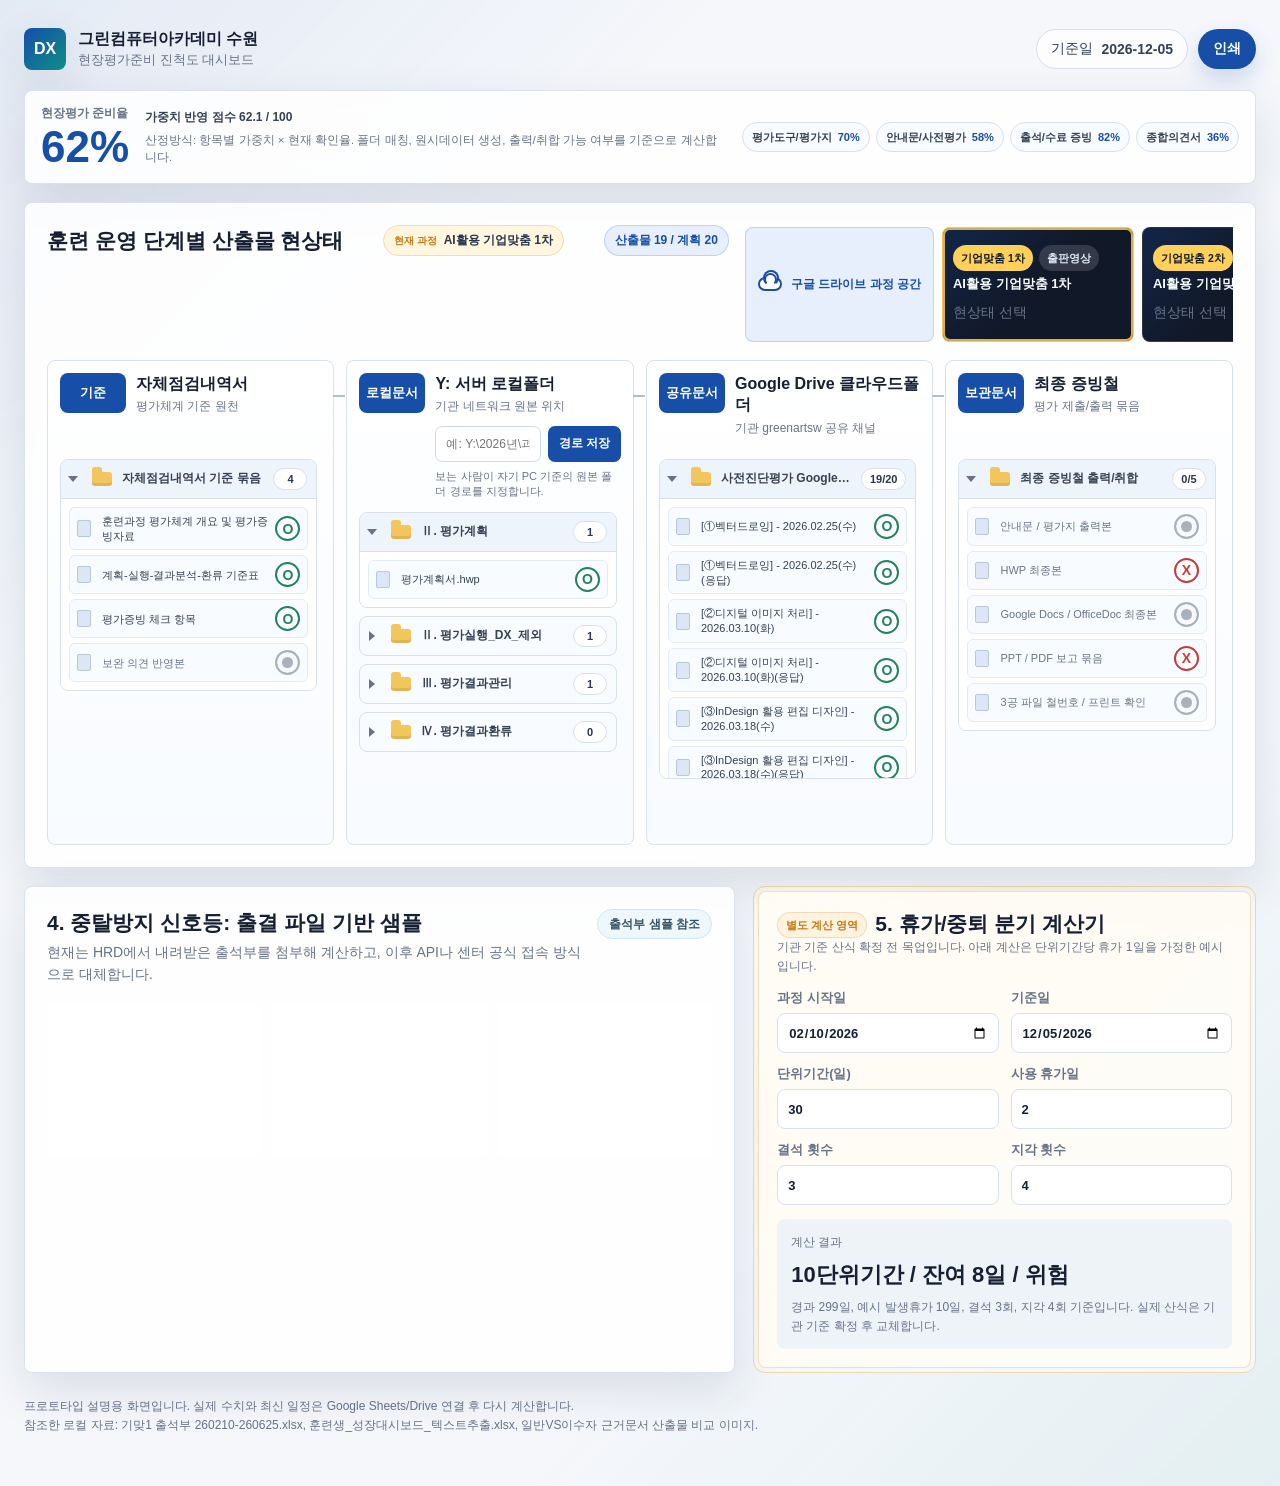
<file: channel_Dashboard.html>
<!doctype html>
<html lang="ko">
<head>
  <meta charset="utf-8">
  <meta name="viewport" content="width=device-width, initial-scale=1">
  <title>현장평가준비 진척도 대시보드</title>
  <style>
    :root {
      --bg: #f5f7fb;
      --panel: #ffffff;
      --panel-soft: #eef3f8;
      --ink: #172033;
      --muted: #687386;
      --line: #d8e0ea;
      --blue: #164ea8;
      --blue-soft: #e7effd;
      --teal: #0f8f88;
      --green: #23835c;
      --amber: #c17a10;
      --red: #c73b3b;
      --slate: #364153;
      --violet: #6956b5;
      --shadow: 0 18px 48px rgba(24, 38, 71, 0.12);
    }

    * {
      box-sizing: border-box;
    }

    html {
      min-height: 100%;
      background: var(--bg);
      color: var(--ink);
      font-family: "Pretendard", "Segoe UI", "Noto Sans KR", Arial, sans-serif;
      letter-spacing: 0;
    }

    body {
      min-height: 100vh;
      margin: 0;
      background:
        linear-gradient(135deg, rgba(22, 78, 168, 0.08), transparent 32rem),
        linear-gradient(315deg, rgba(15, 143, 136, 0.08), transparent 34rem),
        var(--bg);
    }

    a {
      color: inherit;
    }

    .shell {
      width: min(1440px, calc(100% - 48px));
      margin: 0 auto;
      padding: 28px 0 52px;
    }

    .topbar {
      display: flex;
      align-items: center;
      justify-content: space-between;
      gap: 20px;
      margin-bottom: 20px;
    }

    .brand {
      display: flex;
      align-items: center;
      gap: 12px;
      min-width: 0;
    }

    .mark {
      width: 42px;
      height: 42px;
      display: grid;
      place-items: center;
      color: #fff;
      background: linear-gradient(135deg, var(--blue), var(--teal));
      border-radius: 8px;
      font-weight: 800;
      box-shadow: var(--shadow);
    }

    .brand small,
    .section-kicker,
    .tagline {
      color: var(--muted);
    }

    h1,
    h2,
    h3,
    p {
      margin: 0;
    }

    h1 {
      font-size: clamp(26px, 3vw, 44px);
      line-height: 1.16;
      letter-spacing: 0;
    }

    h2 {
      font-size: 21px;
      line-height: 1.3;
    }

    h3 {
      font-size: 16px;
      line-height: 1.35;
    }

    .date-pill {
      display: inline-flex;
      align-items: center;
      gap: 8px;
      padding: 10px 14px;
      border: 1px solid var(--line);
      border-radius: 999px;
      background: rgba(255, 255, 255, 0.82);
      color: var(--slate);
      font-size: 14px;
      white-space: nowrap;
    }

    .top-actions {
      display: flex;
      align-items: center;
      gap: 10px;
      flex-wrap: wrap;
      justify-content: flex-end;
    }

    .print-button {
      min-height: 40px;
      padding: 9px 14px;
      border: 1px solid rgba(22, 78, 168, 0.22);
      border-radius: 999px;
      background: var(--blue);
      color: #fff;
      font: inherit;
      font-size: 14px;
      font-weight: 800;
      cursor: pointer;
      box-shadow: 0 10px 22px rgba(22, 78, 168, 0.18);
    }

    .print-button:hover {
      background: #0f3f89;
    }

    .hero {
      margin-bottom: 12px;
    }

    .hero-copy,
    .panel,
    .metric,
    .source-card,
    .risk-card,
    .calculator,
    .note-box {
      border: 1px solid rgba(216, 224, 234, 0.92);
      background: rgba(255, 255, 255, 0.86);
      backdrop-filter: blur(12px);
      border-radius: 8px;
      box-shadow: var(--shadow);
    }

    .hero-copy {
      padding: 34px;
      min-height: 280px;
      display: flex;
      flex-direction: column;
      justify-content: space-between;
      gap: 28px;
    }

    .hero-copy p {
      max-width: 760px;
      color: var(--muted);
      font-size: 17px;
      line-height: 1.65;
      margin-top: 16px;
    }

    .hero-actions {
      display: flex;
      flex-wrap: wrap;
      gap: 10px;
    }

    .hero-visual-flow {
      display: grid;
      grid-template-columns: minmax(0, 1fr) 64px minmax(0, 1fr) 64px minmax(0, 1fr);
      gap: 12px;
      align-items: center;
      margin-top: 4px;
    }

    .visual-node {
      min-height: 160px;
      padding: 16px;
      display: grid;
      place-items: center;
      gap: 12px;
      text-align: center;
      border: 1px solid #d8e0ea;
      border-radius: 8px;
      background: linear-gradient(180deg, #fff, #f8fbff);
    }

    .visual-node b {
      font-size: 15px;
    }

    .visual-node span {
      color: var(--muted);
      font-size: 12px;
      line-height: 1.45;
    }

    .flow-arrow {
      position: relative;
      height: 2px;
      background: #9db5d8;
    }

    .flow-arrow::after {
      content: "";
      position: absolute;
      right: -1px;
      top: -5px;
      width: 12px;
      height: 12px;
      border-top: 2px solid #9db5d8;
      border-right: 2px solid #9db5d8;
      transform: rotate(45deg);
      background: transparent;
    }

    .icon-combo,
    .icon-traffic,
    .icon-binder {
      position: relative;
      width: 86px;
      height: 72px;
    }

    .folder-shape {
      position: absolute;
      left: 2px;
      bottom: 6px;
      width: 62px;
      height: 44px;
      border-radius: 7px;
      background: #f2c65c;
      box-shadow: inset 0 -7px 0 rgba(120, 81, 20, 0.12);
    }

    .folder-shape::before {
      content: "";
      position: absolute;
      left: 0;
      top: -11px;
      width: 30px;
      height: 16px;
      border-radius: 7px 7px 0 0;
      background: #f2c65c;
    }

    .cloud-shape {
      position: absolute;
      right: 0;
      top: 8px;
      width: 48px;
      height: 30px;
      border-radius: 999px;
      background: #dcecff;
      border: 2px solid #a9c5ee;
    }

    .cloud-shape::before,
    .cloud-shape::after {
      content: "";
      position: absolute;
      border-radius: 50%;
      background: #dcecff;
      border: 2px solid #a9c5ee;
      border-bottom-color: transparent;
    }

    .cloud-shape::before {
      width: 22px;
      height: 22px;
      left: 7px;
      top: -14px;
    }

    .cloud-shape::after {
      width: 18px;
      height: 18px;
      right: 7px;
      top: -10px;
    }

    .sync-line {
      position: absolute;
      left: 35px;
      top: 39px;
      width: 36px;
      height: 2px;
      background: var(--blue);
    }

    .sync-line::after {
      content: "";
      position: absolute;
      right: -1px;
      top: -5px;
      width: 11px;
      height: 11px;
      border-top: 2px solid var(--blue);
      border-right: 2px solid var(--blue);
      transform: rotate(45deg);
    }

    .icon-traffic {
      width: 56px;
      height: 76px;
      border-radius: 18px;
      background: #202a36;
      box-shadow: inset 0 0 0 4px #304052;
    }

    .icon-traffic i {
      display: block;
      width: 15px;
      height: 15px;
      margin: 8px auto;
      border-radius: 50%;
      opacity: 0.95;
    }

    .icon-traffic i:nth-child(1) {
      background: #e34a4a;
    }

    .icon-traffic i:nth-child(2) {
      background: #f0b84a;
    }

    .icon-traffic i:nth-child(3) {
      background: #38a96f;
    }

    .icon-binder {
      width: 66px;
      height: 78px;
      border-radius: 6px;
      background: #f7f8fb;
      border: 3px solid #243349;
      box-shadow: 10px 8px 0 #d7deea;
    }

    .icon-binder::before {
      content: "";
      position: absolute;
      left: 12px;
      top: 0;
      width: 10px;
      height: 100%;
      background: #243349;
    }

    .icon-binder::after {
      content: "";
      position: absolute;
      left: 30px;
      top: 18px;
      width: 22px;
      height: 4px;
      background: #9eb0c9;
      box-shadow: 0 12px 0 #9eb0c9, 0 24px 0 #9eb0c9;
    }

    .overview-line {
      max-width: 820px;
      margin-top: 18px;
      color: var(--text);
      font-size: 18px;
      font-weight: 800;
      line-height: 1.5;
    }

    .pill {
      display: inline-flex;
      align-items: center;
      justify-content: center;
      min-height: 34px;
      padding: 7px 12px;
      border-radius: 999px;
      font-size: 13px;
      font-weight: 700;
      border: 1px solid transparent;
      white-space: nowrap;
    }

    .pill.blue {
      color: var(--blue);
      background: var(--blue-soft);
      border-color: rgba(22, 78, 168, 0.18);
    }

    .pill.green {
      color: var(--green);
      background: #e8f6ef;
      border-color: rgba(35, 131, 92, 0.18);
    }

    .pill.amber {
      color: var(--amber);
      background: #fff2df;
      border-color: rgba(193, 122, 16, 0.2);
    }

    .pill.red {
      color: var(--red);
      background: #ffebeb;
      border-color: rgba(199, 59, 59, 0.18);
    }

    .topic-badge,
    .state-badge,
    .check-chip {
      display: inline-flex;
      align-items: center;
      justify-content: center;
      min-height: 30px;
      padding: 6px 11px;
      border-radius: 999px;
      font-size: 12px;
      font-weight: 800;
      line-height: 1;
      white-space: nowrap;
      border: 1px solid transparent;
    }

    .topic-badge {
      color: #3c4a5e;
      background: #f5f7fb;
      border-color: #d8e0ea;
    }

    .topic-badge.server {
      color: #365366;
      background: #eef7fb;
      border-color: #cfe7f1;
    }

    .topic-badge.drive {
      color: #27614a;
      background: #edf8f1;
      border-color: #ccebd7;
    }

    .topic-badge.output {
      color: #7b4f0f;
      background: #fff6df;
      border-color: #f3dda8;
    }

    .topic-badge.alert {
      color: #7f2e2e;
      background: #fff0ef;
      border-color: #f1c5c5;
    }

    .state-badge {
      gap: 7px;
      color: #3c4a5e;
      background: #f7f8fb;
      border-color: #d9e0ea;
    }

    .state-badge::before {
      content: "";
      width: 7px;
      height: 7px;
      border-radius: 999px;
      background: currentColor;
    }

    .state-running {
      color: var(--blue);
      background: var(--blue-soft);
      border-color: rgba(22, 78, 168, 0.18);
    }

    .state-ready {
      color: var(--green);
      background: #e8f6ef;
      border-color: rgba(35, 131, 92, 0.18);
    }

    .state-planned {
      color: var(--amber);
      background: #fff2df;
      border-color: rgba(193, 122, 16, 0.2);
    }

    .state-exception,
    .state-caution {
      color: var(--red);
      background: #ffebeb;
      border-color: rgba(199, 59, 59, 0.18);
    }

    .check-group {
      display: flex;
      flex-wrap: wrap;
      gap: 6px;
    }

    .check-chip {
      min-height: 26px;
      padding: 5px 9px;
      font-size: 11px;
      cursor: default;
    }

    .check-chip[aria-disabled="true"] {
      opacity: 0.56;
      filter: saturate(0.72);
    }

    .check-chip.local {
      color: #365366;
      background: #eef7fb;
      border-color: #cfe7f1;
    }

    .check-chip.drive {
      color: #27614a;
      background: #edf8f1;
      border-color: #ccebd7;
    }

    .check-chip.raw {
      color: #5e4a9a;
      background: #f1edff;
      border-color: #d9cffb;
    }

    .check-chip.site {
      color: #7b4f0f;
      background: #fff6df;
      border-color: #f3dda8;
    }

    .check-chip.live {
      color: var(--blue);
      background: var(--blue-soft);
      border-color: rgba(22, 78, 168, 0.18);
    }

    .check-chip.optional {
      color: #687385;
      background: #f4f5f7;
      border-color: #dfe4eb;
    }

    .check-chip.missing {
      color: var(--red);
      background: #ffebeb;
      border-color: rgba(199, 59, 59, 0.18);
    }

    .metrics {
      display: grid;
      grid-template-columns: repeat(4, minmax(0, 1fr));
      gap: 10px;
    }

    .metric {
      min-height: 78px;
      padding: 12px 14px;
      display: grid;
      align-content: space-between;
      gap: 6px;
    }

    .metric strong {
      font-size: 24px;
      line-height: 1;
    }

    .metric span {
      color: var(--muted);
      font-size: 11px;
      line-height: 1.45;
    }

    .panel.course-panel {
      margin-top: 10px;
      padding: 10px;
      display: flex;
      align-items: stretch;
      gap: 8px;
      overflow-x: auto;
    }

    .evidence-head {
      display: grid;
      gap: 10px;
    }

    .evidence-course-selector {
      display: flex;
      align-items: stretch;
      gap: 8px;
      overflow-x: auto;
      padding-top: 2px;
    }

    .course-toolbar {
      display: flex;
      justify-content: flex-start;
      flex: 0 0 auto;
      margin-bottom: 0;
    }

    .cloud-drive-button {
      min-height: 58px;
      display: inline-flex;
      align-items: center;
      gap: 9px;
      padding: 8px 12px;
      border-radius: 8px;
      color: #164ea8;
      background: #e7effd;
      border: 1px solid rgba(22, 78, 168, 0.18);
      text-decoration: none;
      font-size: 12px;
      font-weight: 900;
      white-space: nowrap;
      cursor: default;
      user-select: none;
    }

    .cloud-mini {
      position: relative;
      flex-shrink: 0;
      width: 24px;
      height: 14px;
      border-radius: 999px;
      background: #fff;
      border: 2px solid currentColor;
    }

    .cloud-mini::before,
    .cloud-mini::after {
      content: "";
      position: absolute;
      border-radius: 50%;
      background: #fff;
      border: 2px solid currentColor;
      border-bottom-color: transparent;
    }

    .cloud-mini::before {
      width: 12px;
      height: 12px;
      left: 3px;
      top: -9px;
    }

    .cloud-mini::after {
      width: 9px;
      height: 9px;
      right: 3px;
      top: -6px;
    }

    .course-grid {
      display: flex;
      align-items: stretch;
      gap: 8px;
      min-width: 0;
    }

    .course-card {
      width: auto;
      min-width: 192px;
      min-height: 58px;
      padding: 8px 10px;
      display: grid;
      align-content: center;
      gap: 4px;
      border-radius: 8px;
      color: #f8fbff;
      background:
        linear-gradient(135deg, rgba(22, 78, 168, 0.26), transparent 52%),
        #111827;
      border: 1px solid rgba(255, 255, 255, 0.12);
      box-shadow: none;
      cursor: pointer;
    }

    .course-card[aria-pressed="true"] {
      border-color: rgba(255, 208, 90, 0.96);
      box-shadow: inset 0 0 0 2px rgba(255, 208, 90, 0.82);
    }

    .course-card h3 {
      margin-top: 0;
      font-size: 13px;
      line-height: 1.35;
    }

    .course-card p {
      margin-top: 0;
      color: #b8c3d4;
      font-size: 10.5px;
      line-height: 1.35;
      overflow: hidden;
      text-overflow: ellipsis;
      white-space: nowrap;
    }

    .course-badges,
    .course-status,
    .course-links {
      display: flex;
      flex-wrap: wrap;
      gap: 6px;
    }

    .course-badge,
    .course-status span,
    .course-links a {
      display: inline-flex;
      align-items: center;
      justify-content: center;
      min-height: 26px;
      padding: 4px 8px;
      border-radius: 999px;
      font-size: 10.5px;
      font-weight: 800;
      line-height: 1;
      white-space: nowrap;
    }

    .course-badge {
      color: #101928;
      background: #ffd05a;
    }

    .course-badge.secondary {
      color: #dde7f6;
      background: rgba(255, 255, 255, 0.14);
    }

    .course-status {
      margin-top: 12px;
    }

    .course-status span {
      border: 1px solid transparent;
    }

    .course-status .ok {
      color: #b7f7d3;
      background: rgba(35, 131, 92, 0.22);
      border-color: rgba(183, 247, 211, 0.24);
    }

    .course-status .warn {
      color: #ffe0a3;
      background: rgba(193, 122, 16, 0.24);
      border-color: rgba(255, 224, 163, 0.24);
    }

    .course-status .missing {
      color: #ffc9c9;
      background: rgba(199, 59, 59, 0.22);
      border-color: rgba(255, 201, 201, 0.24);
    }

    .raw-folder-list {
      margin-top: 12px;
      display: grid;
      grid-template-columns: repeat(2, minmax(0, 1fr));
      gap: 5px;
      color: #dbe6f5;
      font-size: 11px;
      line-height: 1.35;
    }

    .raw-folder-list span {
      min-width: 0;
      padding: 5px 7px;
      overflow: hidden;
      text-overflow: ellipsis;
      white-space: nowrap;
      border-radius: 6px;
      background: rgba(255, 255, 255, 0.08);
      border: 1px solid rgba(255, 255, 255, 0.1);
    }

    .course-links {
      margin-top: 14px;
    }

    .course-links a {
      color: #f8fbff;
      text-decoration: none;
      border: 1px solid rgba(255, 255, 255, 0.22);
      background: rgba(255, 255, 255, 0.1);
    }

    .course-links a:hover {
      background: rgba(255, 255, 255, 0.18);
    }

    .official-link-row {
      margin-top: 14px;
      display: flex;
      align-items: center;
      justify-content: space-between;
      gap: 12px;
      flex-wrap: wrap;
      padding: 12px 14px;
      border-radius: 8px;
      background: #f8fbff;
      border: 1px solid var(--line);
      color: var(--slate);
      font-size: 13px;
      line-height: 1.45;
    }

    .official-link-row a {
      color: var(--blue);
      font-weight: 800;
      text-decoration: none;
    }

    .grid {
      display: grid;
      grid-template-columns: repeat(12, minmax(0, 1fr));
      gap: 18px;
      margin-top: 18px;
    }

    .span-12 {
      grid-column: span 12;
    }

    .span-8 {
      grid-column: span 8;
    }

    .span-7 {
      grid-column: span 7;
    }

    .span-6 {
      grid-column: span 6;
    }

    .span-5 {
      grid-column: span 5;
    }

    .span-4 {
      grid-column: span 4;
    }

    .panel {
      padding: 22px;
      min-width: 0;
    }

    .panel-head {
      display: flex;
      align-items: start;
      justify-content: space-between;
      gap: 16px;
      margin-bottom: 18px;
    }

    .panel-title-row {
      display: flex;
      align-items: center;
      justify-content: space-between;
      gap: 12px;
      width: 100%;
    }

    .panel-count {
      display: inline-flex;
      align-items: center;
      justify-content: center;
      min-height: 30px;
      padding: 6px 10px;
      border-radius: 999px;
      color: var(--blue);
      background: var(--blue-soft);
      border: 1px solid rgba(22, 78, 168, 0.18);
      font-size: 12px;
      font-weight: 900;
      white-space: nowrap;
    }

    .selected-course-pill {
      min-width: 0;
      display: inline-flex;
      align-items: center;
      gap: 7px;
      padding: 6px 10px;
      border-radius: 999px;
      color: #29384d;
      background: #fff6df;
      border: 1px solid #f3dda8;
      font-size: 12px;
      font-weight: 900;
      white-space: nowrap;
    }

    .selected-course-pill::before {
      content: "현재 과정";
      color: var(--amber);
      font-size: 10px;
      font-weight: 900;
    }

    .panel-head p {
      color: var(--muted);
      line-height: 1.55;
      margin-top: 6px;
      font-size: 14px;
    }

    .status-key {
      display: flex;
      flex-wrap: wrap;
      gap: 8px;
      justify-content: flex-end;
    }

    .flow {
      display: grid;
      grid-template-columns: repeat(5, minmax(0, 1fr));
      gap: 10px;
      align-items: stretch;
    }

    .flow-step {
      position: relative;
      min-height: 132px;
      padding: 16px;
      border-radius: 8px;
      border: 1px solid var(--line);
      background: linear-gradient(180deg, #fff, #f8fbff);
    }

    .flow-step:not(:last-child)::after {
      content: "";
      position: absolute;
      right: -7px;
      top: calc(50% - 6px);
      width: 12px;
      height: 12px;
      border-top: 2px solid var(--blue);
      border-right: 2px solid var(--blue);
      transform: rotate(45deg);
      background: var(--bg);
      z-index: 1;
    }

    .flow-step b {
      display: block;
      margin-bottom: 8px;
      font-size: 15px;
    }

    .flow-step p {
      color: var(--muted);
      font-size: 13px;
      line-height: 1.5;
    }

    .two-col {
      display: grid;
      grid-template-columns: repeat(2, minmax(0, 1fr));
      gap: 14px;
    }

    .source-card {
      padding: 17px;
      box-shadow: none;
      min-height: 150px;
    }

    .source-card .label {
      color: var(--muted);
      font-size: 12px;
      font-weight: 700;
      text-transform: uppercase;
    }

    .source-card h3 {
      margin: 8px 0 10px;
    }

    .source-card ul,
    .risk-card ul,
    .note-box ul {
      margin: 0;
      padding-left: 18px;
      color: var(--muted);
      line-height: 1.55;
      font-size: 13px;
    }

    table {
      width: 100%;
      border-collapse: collapse;
      font-size: 14px;
    }

    th,
    td {
      padding: 12px 10px;
      border-bottom: 1px solid var(--line);
      text-align: left;
      vertical-align: top;
    }

    th {
      color: var(--muted);
      font-size: 12px;
      text-transform: uppercase;
      background: #f3f6fb;
    }

    td strong {
      display: block;
      margin-bottom: 4px;
    }

    .timeline {
      display: grid;
      gap: 10px;
    }

    .event {
      display: grid;
      grid-template-columns: 92px minmax(0, 1fr) 92px;
      gap: 12px;
      align-items: center;
      padding: 12px;
      border: 1px solid var(--line);
      border-radius: 8px;
      background: #fff;
    }

    .event time {
      color: var(--blue);
      font-weight: 800;
      font-variant-numeric: tabular-nums;
    }

    .event p {
      color: var(--muted);
      font-size: 13px;
      line-height: 1.4;
      margin-top: 3px;
    }

    .track {
      height: 10px;
      border-radius: 999px;
      background: #e6ecf5;
      overflow: hidden;
      margin-top: 8px;
    }

    .bar {
      height: 100%;
      border-radius: inherit;
      background: linear-gradient(90deg, var(--teal), var(--blue));
    }

    .readiness-summary {
      display: grid;
      grid-template-columns: minmax(180px, 0.28fr) minmax(0, 0.72fr);
      gap: 14px;
      margin-bottom: 16px;
      align-items: stretch;
    }

    .readiness-score {
      display: grid;
      align-content: center;
      gap: 8px;
      min-height: 132px;
      padding: 18px;
      border: 1px solid rgba(22, 78, 168, 0.14);
      border-radius: 8px;
      background: linear-gradient(180deg, #f7fbff, #fff);
    }

    .readiness-score span {
      color: var(--muted);
      font-size: 12px;
      font-weight: 800;
    }

    .readiness-score strong {
      color: var(--blue);
      font-size: 48px;
      line-height: 1;
    }

    .readiness-basis {
      padding: 18px;
      border: 1px solid #d8e0ea;
      border-radius: 8px;
      background: #f8fbff;
    }

    .readiness-basis b {
      display: block;
      margin-bottom: 8px;
    }

    .readiness-basis p {
      color: var(--muted);
      font-size: 13px;
      line-height: 1.55;
      margin: 0;
    }

    .readiness-compact-panel {
      padding: 14px 16px;
    }

    .readiness-compact {
      display: grid;
      grid-template-columns: auto minmax(220px, 1fr) auto;
      align-items: center;
      gap: 16px;
    }

    .readiness-compact-main {
      display: grid;
      gap: 3px;
    }

    .readiness-compact-main span {
      color: var(--muted);
      font-size: 12px;
      font-weight: 900;
    }

    .readiness-compact-main strong {
      color: var(--blue);
      font-size: 44px;
      line-height: 1;
    }

    .readiness-compact-detail {
      display: grid;
      gap: 6px;
      color: var(--muted);
      font-size: 11.5px;
      line-height: 1.45;
    }

    .readiness-compact-detail b {
      color: var(--slate);
      font-size: 12px;
    }

    .readiness-items {
      display: flex;
      flex-wrap: wrap;
      justify-content: flex-end;
      gap: 6px;
    }

    .readiness-item {
      display: inline-flex;
      align-items: center;
      gap: 6px;
      min-height: 30px;
      padding: 6px 9px;
      border-radius: 999px;
      color: var(--slate);
      background: #f8fbff;
      border: 1px solid #d8e0ea;
      font-size: 11px;
      font-weight: 900;
      white-space: nowrap;
    }

    .readiness-item b {
      color: var(--blue);
    }

    .weight-cell {
      color: var(--blue);
      font-weight: 900;
      white-space: nowrap;
    }

    .score-cell {
      color: var(--green);
      font-weight: 900;
      white-space: nowrap;
    }

    .hitl {
      display: grid;
      grid-template-columns: repeat(4, minmax(0, 1fr));
      gap: 12px;
    }

    .level {
      padding: 16px;
      min-height: 160px;
      border-radius: 8px;
      border: 1px solid var(--line);
      background: #fff;
    }

    .level b {
      display: flex;
      justify-content: space-between;
      gap: 8px;
      margin-bottom: 10px;
    }

    .level p {
      color: var(--muted);
      font-size: 13px;
      line-height: 1.5;
    }

    .risk-grid {
      display: grid;
      grid-template-columns: repeat(3, minmax(0, 1fr));
      gap: 12px;
    }

    .risk-card {
      padding: 18px;
      box-shadow: none;
      border-left: 7px solid var(--green);
    }

    .risk-card.warning {
      border-left-color: var(--amber);
    }

    .risk-card.danger {
      border-left-color: var(--red);
    }

    .risk-card h3 {
      display: flex;
      justify-content: space-between;
      gap: 10px;
      margin-bottom: 12px;
    }

    .signal {
      width: 14px;
      height: 14px;
      border-radius: 50%;
      margin-top: 3px;
      flex: 0 0 auto;
      background: var(--green);
      box-shadow: 0 0 0 5px rgba(35, 131, 92, 0.14);
    }

    .warning .signal {
      background: var(--amber);
      box-shadow: 0 0 0 5px rgba(193, 122, 16, 0.14);
    }

    .danger .signal {
      background: var(--red);
      box-shadow: 0 0 0 5px rgba(199, 59, 59, 0.14);
    }

    .calculator {
      padding: 18px;
      box-shadow: none;
    }

    .calc-grid {
      display: grid;
      grid-template-columns: repeat(2, minmax(0, 1fr));
      gap: 12px;
      margin-top: 14px;
    }

    label {
      display: grid;
      gap: 6px;
      color: var(--muted);
      font-size: 13px;
      font-weight: 700;
    }

    input,
    select {
      width: 100%;
      min-height: 40px;
      padding: 9px 10px;
      border-radius: 8px;
      border: 1px solid var(--line);
      background: #fff;
      color: var(--ink);
      font: inherit;
    }

    .result {
      margin-top: 14px;
      padding: 14px;
      border-radius: 8px;
      background: var(--panel-soft);
      display: grid;
      gap: 8px;
    }

    .result strong {
      font-size: 22px;
    }

    .calc-zone {
      padding: 4px;
      border-radius: 12px;
      background:
        radial-gradient(circle at 12% 12%, rgba(255, 255, 255, 0.9), transparent 32%),
        linear-gradient(135deg, #fff6df, #f3f8ff 72%);
      border: 1px solid #f1d8a8;
    }

    .calc-zone .calculator {
      background: rgba(255, 252, 245, 0.9);
      border-color: rgba(193, 122, 16, 0.22);
    }

    .calc-zone h2::before {
      content: "별도 계산 영역";
      display: inline-flex;
      margin-right: 8px;
      padding: 5px 8px;
      border-radius: 999px;
      color: var(--amber);
      background: #fff2df;
      border: 1px solid rgba(193, 122, 16, 0.2);
      font-size: 11px;
      vertical-align: middle;
    }

    .folder-compare {
      margin-top: 18px;
      overflow-x: auto;
    }

    .folder-compare table {
      min-width: 860px;
    }

    .folder-name {
      display: block;
      margin-top: 4px;
      color: var(--text);
      font-weight: 800;
      line-height: 1.45;
    }

    .folder-label {
      display: inline-block;
      color: var(--muted);
      font-size: 11px;
      font-weight: 800;
      text-transform: uppercase;
    }

    .type-matrix td {
      vertical-align: top;
    }

    .type-matrix th.check-head,
    .type-matrix td.auto-check-cell {
      width: 74px;
      min-width: 74px;
      text-align: center;
      vertical-align: middle;
    }

    .auto-check-cell {
      padding: 8px 6px;
      border-left: 1px solid #edf1f5;
    }

    .auto-state {
      display: grid;
      place-items: center;
      gap: 5px;
      min-height: 42px;
      font-size: 10px;
      font-weight: 900;
      color: #4b5563;
    }

    .status-mark {
      display: inline-grid;
      place-items: center;
      width: 25px;
      height: 25px;
      border-radius: 999px;
      font-size: 14px;
      font-weight: 900;
      line-height: 1;
    }

    .auto-check-cell.checked {
      background: #edf8f1;
    }

    .auto-check-cell.unknown {
      background: #f7f8fb;
    }

    .auto-check-cell.missing {
      background: #fff0ef;
    }

    .auto-check-cell.checked .auto-state {
      color: var(--green);
    }

    .auto-check-cell.unknown .auto-state {
      color: #7a8494;
    }

    .auto-check-cell.missing .auto-state {
      color: var(--red);
    }

    .mark-o {
      color: var(--green);
      background: #fff;
      border: 2px solid var(--green);
    }

    .mark-dot {
      background: #a9b1bd;
      border: 2px solid #a9b1bd;
      box-shadow: inset 0 0 0 5px #f7f8fb;
    }

    .mark-x {
      color: var(--red);
      background: #fff;
      border: 2px solid var(--red);
    }

    .evidence-flow {
      display: grid;
      gap: 14px;
    }

    .evidence-stage-grid {
      display: grid;
      grid-template-columns: repeat(4, minmax(0, 1fr));
      gap: 12px;
    }

    .evidence-stage {
      min-height: 420px;
      display: grid;
      align-content: start;
      gap: 12px;
      padding: 12px;
      border-radius: 8px;
      border: 1px solid #d8e0ea;
      background: linear-gradient(180deg, #ffffff, #f8fbff);
      position: relative;
    }

    .evidence-stage:not(:last-child)::after {
      content: "";
      position: absolute;
      right: -12px;
      top: 34px;
      width: 12px;
      height: 2px;
      background: #aebdd1;
    }

    .stage-top {
      display: flex;
      align-items: flex-start;
      gap: 10px;
      min-height: 74px;
    }

    .stage-index {
      width: 66px;
      min-width: 66px;
      min-height: 40px;
      display: grid;
      place-items: center;
      border-radius: 8px;
      color: #fff;
      background: var(--blue);
      font-weight: 900;
      font-size: 13px;
    }

    .stage-top p {
      margin-top: 4px;
      color: var(--muted);
      font-size: 12px;
      line-height: 1.45;
    }

    .path-control {
      display: grid;
      grid-template-columns: minmax(0, 1fr) auto;
      gap: 7px;
      margin-top: 10px;
    }

    .path-control input {
      width: 100%;
      min-height: 36px;
      padding: 8px 10px;
      border: 1px solid #cfd9e7;
      border-radius: 7px;
      background: #fff;
      color: var(--ink);
      font: inherit;
      font-size: 12px;
    }

    .path-control input[readonly] {
      color: var(--slate);
      background: #eef3f8;
    }

    .path-control button {
      min-height: 36px;
      padding: 8px 11px;
      border: 0;
      border-radius: 7px;
      background: var(--blue);
      color: #fff;
      font: inherit;
      font-size: 12px;
      font-weight: 900;
      cursor: pointer;
      white-space: nowrap;
    }

    .path-control button:hover {
      background: #0f3f89;
    }

    .path-status {
      grid-column: 1 / -1;
      color: var(--muted);
      font-size: 11px;
      line-height: 1.4;
    }

    .stage-list {
      margin: 0;
      padding: 0;
      list-style: none;
      display: grid;
      gap: 7px;
    }

    .stage-list li {
      min-height: 32px;
      display: grid;
      grid-template-columns: minmax(0, 1fr) auto;
      align-items: center;
      gap: 8px;
      padding: 7px 8px;
      border-radius: 7px;
      background: rgba(238, 243, 248, 0.78);
      color: var(--slate);
      font-size: 12px;
      line-height: 1.35;
    }

    .folder-tree {
      display: grid;
      gap: 8px;
      height: 320px;
      max-height: 320px;
      overflow-y: auto;
      padding-right: 4px;
      align-content: start;
    }

    .folder-node {
      border: 1px solid #d8e0ea;
      border-radius: 8px;
      overflow: hidden;
      background: rgba(248, 251, 255, 0.9);
    }

    .folder-node > summary {
      min-height: 38px;
      display: grid;
      grid-template-columns: 14px 22px minmax(0, 1fr) auto;
      align-items: center;
      gap: 8px;
      padding: 8px 9px;
      color: var(--slate);
      font-size: 12px;
      font-weight: 800;
      cursor: pointer;
      list-style: none;
    }

    .folder-node > summary::-webkit-details-marker {
      display: none;
    }

    .folder-node[open] > summary {
      background: #eef4fb;
      border-bottom: 1px solid #d8e0ea;
    }

    .folder-caret {
      width: 0;
      height: 0;
      border-top: 5px solid transparent;
      border-bottom: 5px solid transparent;
      border-left: 6px solid #687386;
      transition: transform 0.16s ease;
    }

    .folder-node[open] .folder-caret {
      transform: rotate(90deg);
    }

    .folder-icon {
      position: relative;
      width: 20px;
      height: 14px;
      border-radius: 3px;
      background: #f2c65c;
      box-shadow: inset 0 -3px 0 rgba(120, 81, 20, 0.14);
    }

    .folder-icon::before {
      content: "";
      position: absolute;
      left: 0;
      top: -5px;
      width: 10px;
      height: 7px;
      border-radius: 3px 3px 0 0;
      background: #f2c65c;
    }

    .file-count {
      min-width: 34px;
      display: inline-flex;
      justify-content: center;
      padding: 4px 8px;
      border-radius: 999px;
      color: #29384d;
      background: #fff;
      border: 1px solid #d8e0ea;
      font-size: 11px;
      font-weight: 900;
    }

    .file-list {
      display: grid;
      gap: 5px;
      padding: 8px;
      background: #fff;
    }

    .folder-name-text {
      min-width: 0;
      overflow: hidden;
      text-overflow: ellipsis;
      white-space: nowrap;
    }

    .file-link,
    .file-empty {
      min-height: 31px;
      display: grid;
      grid-template-columns: 18px minmax(0, 1fr) auto;
      align-items: center;
      gap: 7px;
      padding: 6px 7px;
      border-radius: 6px;
      color: var(--slate);
      background: #f8fbff;
      border: 1px solid #e5ebf3;
      font-size: 11px;
      line-height: 1.35;
      text-decoration: none;
    }

    .file-link:hover {
      border-color: #aac3e9;
      background: #eef5ff;
    }

    .file-empty {
      color: var(--muted);
      font-style: normal;
    }

    .file-icon {
      width: 14px;
      height: 17px;
      border-radius: 2px;
      background: #dce6f5;
      border: 1px solid #b8c7dc;
    }

    .file-type {
      color: var(--muted);
      font-size: 10px;
      font-weight: 800;
    }

    .print-state {
      display: inline-flex;
      justify-content: center;
      min-width: 54px;
      padding: 4px 7px;
      border-radius: 999px;
      color: var(--amber);
      background: #fff2df;
      font-size: 10px;
      font-weight: 900;
    }

    .evidence-state {
      display: inline-flex;
      align-items: center;
      justify-content: center;
      min-width: 34px;
      min-height: 22px;
      padding: 3px 7px;
      border-radius: 999px;
      font-size: 11px;
      font-weight: 900;
      white-space: nowrap;
    }

    .evidence-state.ok {
      color: var(--green);
      background: #e8f6ef;
    }

    .evidence-state.missing {
      color: var(--red);
      background: #ffebeb;
    }

    .evidence-state.wait {
      color: var(--amber);
      background: #fff2df;
    }

    .evidence-note {
      margin-top: auto;
      padding: 10px;
      border-radius: 7px;
      color: var(--muted);
      background: #ffffff;
      border: 1px dashed #c9d4e3;
      font-size: 12px;
      line-height: 1.5;
    }

    .evidence-summary-row {
      display: grid;
      grid-template-columns: repeat(4, minmax(0, 1fr));
      gap: 10px;
    }

    .evidence-summary-item {
      padding: 12px;
      border-radius: 8px;
      background: #f8fbff;
      border: 1px solid #d8e0ea;
    }

    .evidence-summary-item b {
      display: block;
      margin-bottom: 4px;
      font-size: 18px;
    }

    .folder-mock-grid {
      display: grid;
      grid-template-columns: minmax(0, 1fr) 48px minmax(0, 1fr);
      gap: 14px;
      align-items: stretch;
    }

    .mock-window {
      overflow: hidden;
      border: 1px solid #d8e0ea;
      border-radius: 8px;
      background: #fff;
    }

    .mock-titlebar {
      display: flex;
      align-items: center;
      justify-content: space-between;
      gap: 10px;
      min-height: 44px;
      padding: 10px 12px;
      border-bottom: 1px solid #d8e0ea;
      background: #f7f8fb;
      font-size: 13px;
      font-weight: 900;
    }

    .mock-toolbar {
      display: flex;
      flex-wrap: wrap;
      gap: 6px;
      padding: 10px 12px;
      border-bottom: 1px solid #e4e9f1;
      background: #fff;
    }

    .mock-tool {
      padding: 5px 9px;
      border: 1px solid #cfd8e6;
      border-radius: 6px;
      color: #4b5563;
      background: #fff;
      font-size: 11px;
      font-weight: 800;
    }

    .mock-head,
    .mock-row {
      display: grid;
      grid-template-columns: minmax(180px, 1fr) 104px 74px;
      gap: 10px;
      align-items: center;
      padding: 8px 12px;
      border-bottom: 1px solid #edf1f5;
      font-size: 12px;
    }

    .mock-head {
      color: #667085;
      background: #f2f4f7;
      font-weight: 800;
    }

    .mock-row.active {
      background: #eef2f7;
    }

    .mock-name {
      display: inline-flex;
      align-items: center;
      gap: 8px;
      min-width: 0;
      font-weight: 800;
    }

    .folder-dot {
      width: 16px;
      height: 12px;
      flex: 0 0 auto;
      border-radius: 2px;
      background: #f1c75b;
      box-shadow: inset 0 -3px 0 rgba(126, 82, 17, 0.14);
    }

    .drive-dot {
      width: 16px;
      height: 12px;
      flex: 0 0 auto;
      border-radius: 2px;
      background: #4d5a5a;
    }

    .file-dot {
      width: 13px;
      height: 16px;
      flex: 0 0 auto;
      border-radius: 2px;
      background: #e24b4b;
    }

    .match-arrow {
      display: grid;
      place-items: center;
      color: var(--blue);
      font-size: 26px;
      font-weight: 900;
    }

    .match-summary {
      display: grid;
      grid-template-columns: repeat(4, minmax(0, 1fr));
      gap: 10px;
      margin-top: 14px;
    }

    .summary-tile {
      padding: 12px;
      border: 1px solid #d8e0ea;
      border-radius: 8px;
      background: #f8fbff;
    }

    .summary-tile b {
      display: block;
      margin-bottom: 4px;
      font-size: 18px;
    }

    .folder-detail-grid {
      display: grid;
      grid-template-columns: repeat(3, minmax(0, 1fr));
      gap: 12px;
      margin-top: 14px;
    }

    .folder-detail-card {
      min-height: 180px;
      padding: 14px;
      border: 1px solid #d8e0ea;
      border-radius: 8px;
      background: #fff;
    }

    .folder-detail-card h3 {
      display: flex;
      align-items: center;
      justify-content: space-between;
      gap: 10px;
      margin-bottom: 10px;
      font-size: 15px;
    }

    .detail-list {
      display: grid;
      gap: 6px;
      margin: 0;
      padding: 0;
      list-style: none;
    }

    .detail-list li {
      display: grid;
      grid-template-columns: 18px minmax(0, 1fr) auto;
      gap: 8px;
      align-items: center;
      padding: 7px 8px;
      border: 1px solid #edf1f5;
      border-radius: 7px;
      background: #f8fbff;
      font-size: 12px;
    }

    .depth-mark {
      color: #8a95a5;
      font-weight: 900;
    }

    .mini-state {
      font-size: 11px;
      font-weight: 900;
    }

    .mini-state.ok {
      color: var(--green);
    }

    .mini-state.wait {
      color: var(--amber);
    }

    .mini-state.miss {
      color: var(--red);
    }

    .note-box {
      padding: 18px;
      box-shadow: none;
      background: #fffaf1;
      border-color: #f2d5a7;
    }

    .small {
      color: var(--muted);
      font-size: 12px;
      line-height: 1.55;
    }

    .footer {
      margin-top: 24px;
      color: var(--muted);
      font-size: 12px;
      line-height: 1.55;
    }

    @media (max-width: 1120px) {
      .hero,
      .two-col,
      .flow,
      .hitl,
      .hero-visual-flow,
      .evidence-stage-grid,
      .evidence-summary-row,
      .folder-mock-grid,
      .match-summary,
      .folder-detail-grid,
      .readiness-summary,
      .readiness-compact,
      .course-grid,
      .risk-grid {
        grid-template-columns: 1fr;
      }

      .readiness-items {
        justify-content: flex-start;
      }

      .flow-arrow {
        width: 2px;
        height: 28px;
        justify-self: center;
      }

      .flow-arrow::after {
        right: -5px;
        top: auto;
        bottom: -1px;
        transform: rotate(135deg);
      }

      .match-arrow {
        transform: rotate(90deg);
      }

      .span-8,
      .span-7,
      .span-6,
      .span-5,
      .span-4 {
        grid-column: span 12;
      }

      .flow-step:not(:last-child)::after {
        display: none;
      }
    }

    @media (max-width: 720px) {
      .shell {
        width: min(100% - 24px, 1440px);
        padding-top: 18px;
      }

      .topbar,
      .panel-head,
      .event {
        display: grid;
      }

      .metrics,
      .calc-grid {
        grid-template-columns: 1fr;
      }

      .hero-copy,
      .course-panel,
      .panel {
        padding: 18px;
      }

      .status-key {
        justify-content: start;
      }

      .top-actions {
        justify-content: start;
      }

      table {
        font-size: 13px;
      }
    }

    @media print {
      @page {
        size: A4 landscape;
        margin: 9mm;
      }

      html,
      body {
        background: #fff !important;
        color: #111827;
        -webkit-print-color-adjust: exact;
        print-color-adjust: exact;
      }

      .shell {
        width: 100%;
        padding: 0;
      }

      .print-button,
      .footer {
        display: none !important;
      }

      .topbar {
        margin-bottom: 12px;
      }

      .hero {
        grid-template-columns: 1fr;
        gap: 12px;
        margin-bottom: 12px;
      }

      .hero-copy,
      .panel,
      .metric,
      .course-card,
      .source-card,
      .risk-card,
      .calculator {
        box-shadow: none;
        break-inside: avoid;
      }

      .hero-copy {
        min-height: auto;
        padding: 18px;
      }

      .metrics {
        grid-template-columns: repeat(4, minmax(0, 1fr));
      }

      .metric {
        min-height: 72px;
        padding: 10px;
      }

      .metric strong {
        font-size: 22px;
      }

      .grid {
        gap: 12px;
        margin-top: 12px;
      }

      .panel {
        padding: 16px;
      }

      h1 {
        font-size: 30px;
      }

      h2 {
        font-size: 18px;
      }

      .readiness-compact-main strong {
        font-size: 36px;
      }

      p,
      td,
      th,
      .source-card ul,
      .risk-card ul {
        font-size: 11px;
      }

      .flow-step {
        min-height: 106px;
        padding: 12px;
      }

      .flow-step p,
      .level p,
      .event p,
      .small {
        font-size: 10.5px;
      }
    }
  </style>
</head>
<body>
  <main class="shell">
    <header class="topbar">
      <div class="brand">
        <div class="mark">DX</div>
        <div>
          <strong>그린컴퓨터아카데미 수원</strong><br>
          <small>현장평가준비 진척도 대시보드</small>
        </div>
      </div>
      <div class="top-actions">
        <div class="date-pill">기준일 <strong id="todayDate">2026-07-07</strong></div>
        <button class="print-button" type="button" onclick="window.print()">인쇄</button>
      </div>
    </header>

    <section class="grid">
      <article class="panel span-12 readiness-compact-panel">
        <div class="readiness-compact" aria-label="현장평가 준비율 요약">
          <div class="readiness-compact-main">
            <span>현장평가 준비율</span>
            <strong>62%</strong>
          </div>
          <div class="readiness-compact-detail">
            <b>가중치 반영 점수 62.1 / 100</b>
            <span>산정방식: 항목별 가중치 × 현재 확인율. 폴더 매칭, 원시데이터 생성, 출력/취합 가능 여부를 기준으로 계산합니다.</span>
          </div>
          <div class="readiness-items" aria-label="판단항목별 준비율">
            <span class="readiness-item">평가도구/평가지 <b>70%</b></span>
            <span class="readiness-item">안내문/사전평가 <b>58%</b></span>
            <span class="readiness-item">출석/수료 증빙 <b>82%</b></span>
            <span class="readiness-item">종합의견서 <b>36%</b></span>
          </div>
        </div>
      </article>

      <article class="panel span-12">
        <div class="panel-head evidence-head">
          <div class="panel-title-row">
            <h2>훈련 운영 단계별 산출물 현상태</h2>
            <span id="selectedCourseName" class="selected-course-pill">AI활용 기업맞춤 1차</span>
            <span id="selectedCourseCount" class="panel-count">산출물 19 / 계획 20</span>
          </div>
          <div class="evidence-course-selector" aria-label="현상태 비교 훈련과정 선택">
            <div class="course-toolbar">
              <div class="cloud-drive-button" aria-label="Google Drive 과정 공간 표시">
                <span class="cloud-mini" aria-hidden="true"></span>
                구글 드라이브 과정 공간
              </div>
            </div>
            <div class="course-grid">
              <article class="course-card" role="button" tabindex="0" aria-pressed="true" data-course-id="biz1" data-course-name="AI활용 기업맞춤 1차" data-course-count="산출물 19 / 계획 20">
                <div class="course-badges">
                  <span class="course-badge">기업맞춤 1차</span>
                  <span class="course-badge secondary">출판영상</span>
                </div>
                <h3>AI활용 기업맞춤 1차</h3>
                <p>현상태 선택</p>
              </article>

              <article class="course-card" role="button" tabindex="0" aria-pressed="false" data-course-id="biz2" data-course-name="AI활용 기업맞춤 2차" data-course-count="산출물 0 / 계획 20">
                <div class="course-badges">
                  <span class="course-badge">기업맞춤 2차</span>
                  <span class="course-badge secondary">출판영상</span>
                </div>
                <h3>AI활용 기업맞춤 2차</h3>
                <p>현상태 선택</p>
              </article>

              <article class="course-card" role="button" tabindex="0" aria-pressed="false" data-course-id="designer-ai" data-course-name="디자이너를 위한 AI 활용 출판 편집 실무" data-course-count="산출물 8 / 계획 20">
                <div class="course-badges">
                  <span class="course-badge">훈련이수자</span>
                  <span class="course-badge secondary">출판</span>
                </div>
                <h3>디자이너를 위한 AI 활용 출판 편집 실무</h3>
                <p>현상태 선택</p>
              </article>
            </div>
          </div>
        </div>
        <div class="evidence-flow">
          <div class="evidence-stage-grid">
            <section class="evidence-stage">
              <div class="stage-top">
                <span class="stage-index">기준</span>
                <div>
                  <h3>자체점검내역서</h3>
                  <p>평가체계 기준 원천</p>
                </div>
              </div>
              <div id="standardTree" class="folder-tree" aria-label="기준 파일 목록">
                <details class="folder-node" open>
                  <summary>
                    <span class="folder-caret" aria-hidden="true"></span>
                    <span class="folder-icon" aria-hidden="true"></span>
                    <span class="folder-name-text">자체점검내역서 기준 묶음</span>
                    <span class="file-count">4</span>
                  </summary>
                  <div class="file-list">
                    <span class="file-link"><span class="file-icon"></span><span>훈련과정 평가체계 개요 및 평가증빙자료</span><span class="status-mark mark-o">O</span></span>
                    <span class="file-link"><span class="file-icon"></span><span>계획-실행-결과분석-환류 기준표</span><span class="status-mark mark-o">O</span></span>
                    <span class="file-link"><span class="file-icon"></span><span>평가증빙 체크 항목</span><span class="status-mark mark-o">O</span></span>
                    <span class="file-empty"><span class="file-icon"></span><span>보완 의견 반영본</span><span class="status-mark mark-dot" aria-label="확인"></span></span>
                  </div>
                </details>
              </div>
            </section>

            <section class="evidence-stage">
              <div class="stage-top">
                <span class="stage-index">로컬문서</span>
                <div>
                  <h3>Y: 서버 로컬폴더</h3>
                  <p>기관 네트워크 원본 위치</p>
                  <div class="path-control" aria-label="기관 네트워크 원본 위치 설정">
                    <input id="localSourcePath" type="text" placeholder="예: Y:\2026년\과정폴더 또는 \\server\share\2026년" autocomplete="off">
                    <button id="localPathButton" type="button">경로 저장</button>
                    <span id="localPathStatus" class="path-status">보는 사람이 자기 PC 기준의 원본 폴더 경로를 지정합니다.</span>
                  </div>
                </div>
              </div>
              <div id="localTree" class="folder-tree" aria-label="로컬문서 파일 목록">
                <details class="folder-node" open>
                  <summary>
                    <span class="folder-caret" aria-hidden="true"></span>
                    <span class="folder-icon" aria-hidden="true"></span>
                    <span class="folder-name-text">Ⅱ. 평가계획</span>
                    <span class="file-count">1</span>
                  </summary>
                  <div class="file-list">
                    <span class="file-link"><span class="file-icon"></span><span>평가계획서.hwp</span><span class="status-mark mark-o">O</span></span>
                  </div>
                </details>
                <details class="folder-node">
                  <summary>
                    <span class="folder-caret" aria-hidden="true"></span>
                    <span class="folder-icon" aria-hidden="true"></span>
                    <span class="folder-name-text">Ⅱ. 평가실행_DX_제외</span>
                    <span class="file-count">1</span>
                  </summary>
                  <div class="file-list">
                    <span class="file-link"><span class="file-icon"></span><span>평가도구_평가지.hwp</span><span class="status-mark mark-o">O</span></span>
                  </div>
                </details>
                <details class="folder-node">
                  <summary>
                    <span class="folder-caret" aria-hidden="true"></span>
                    <span class="folder-icon" aria-hidden="true"></span>
                    <span class="folder-name-text">Ⅲ. 평가결과관리</span>
                    <span class="file-count">1</span>
                  </summary>
                  <div class="file-list">
                    <span class="file-link"><span class="file-icon"></span><span>종합의견서_초안.docx</span><span class="status-mark mark-o">O</span></span>
                  </div>
                </details>
                <details class="folder-node">
                  <summary>
                    <span class="folder-caret" aria-hidden="true"></span>
                    <span class="folder-icon" aria-hidden="true"></span>
                    <span class="folder-name-text">Ⅳ. 평가결과환류</span>
                    <span class="file-count">0</span>
                  </summary>
                  <div class="file-list">
                    <span class="file-empty"><span class="file-icon"></span><span>환류보고서 / 개선계획서</span><span class="status-mark mark-x">X</span></span>
                  </div>
                </details>
              </div>
            </section>

            <section class="evidence-stage">
              <div class="stage-top">
                <span class="stage-index">공유문서</span>
                <div>
                  <h3>Google Drive 클라우드폴더</h3>
                  <p>기관 greenartsw 공유 채널</p>
                </div>
              </div>
              <div id="driveTree" class="folder-tree" aria-label="공유문서 파일 목록">
                <details class="folder-node" open>
                  <summary>
                    <span class="folder-caret" aria-hidden="true"></span>
                    <span class="folder-icon" aria-hidden="true"></span>
                    <span class="folder-name-text">사전진단평가 Google Form 세트</span>
                    <span class="file-count">19/20</span>
                  </summary>
                  <div class="file-list">
                    <span class="file-link"><span class="file-icon"></span><span>[①벡터드로잉] - 2026.02.25(수)</span><span class="status-mark mark-o">O</span></span>
                    <span class="file-link"><span class="file-icon"></span><span>[①벡터드로잉] - 2026.02.25(수)(응답)</span><span class="status-mark mark-o">O</span></span>
                    <span class="file-link"><span class="file-icon"></span><span>[②디지털 이미지 처리] - 2026.03.10(화)</span><span class="status-mark mark-o">O</span></span>
                    <span class="file-link"><span class="file-icon"></span><span>[②디지털 이미지 처리] - 2026.03.10(화)(응답)</span><span class="status-mark mark-o">O</span></span>
                    <span class="file-link"><span class="file-icon"></span><span>[③InDesign 활용 편집 디자인] - 2026.03.18(수)</span><span class="status-mark mark-o">O</span></span>
                    <span class="file-link"><span class="file-icon"></span><span>[③InDesign 활용 편집 디자인] - 2026.03.18(수)(응답)</span><span class="status-mark mark-o">O</span></span>
                    <span class="file-link"><span class="file-icon"></span><span>[④AI 활용 출판물 디자인 기초] - 2026.03.24(화)</span><span class="status-mark mark-o">O</span></span>
                    <span class="file-link"><span class="file-icon"></span><span>[④AI 활용 출판물 디자인 기초] - 2026.03.24(화)(응답)</span><span class="status-mark mark-o">O</span></span>
                    <span class="file-link"><span class="file-icon"></span><span>[⑤Book Design 기획 및 편집실습] - 2026.03.26(목)</span><span class="status-mark mark-o">O</span></span>
                    <span class="file-link"><span class="file-icon"></span><span>[⑤Book Design 기획 및 편집실습] - 2026.03.26(목)(응답)</span><span class="status-mark mark-o">O</span></span>
                    <span class="file-link"><span class="file-icon"></span><span>[⑥ePub 제작 및 Interactive PDF] - 2026-04-14(화)</span><span class="status-mark mark-o">O</span></span>
                    <span class="file-link"><span class="file-icon"></span><span>[⑥ePub 제작 및 Interactive PDF] - 2026-04-14(화)(응답)</span><span class="status-mark mark-o">O</span></span>
                    <span class="file-link"><span class="file-icon"></span><span>[⑦광고·브랜딩 콘텐츠] - 2026.04.24(금)</span><span class="status-mark mark-o">O</span></span>
                    <span class="file-link"><span class="file-icon"></span><span>[⑦광고·브랜딩 콘텐츠] - 2026.04.24(금)(응답)</span><span class="status-mark mark-o">O</span></span>
                    <span class="file-link"><span class="file-icon"></span><span>[⑧프로젝트1 공공기관출판기획 및 편집] - 2026.05.28(목)</span><span class="status-mark mark-o">O</span></span>
                    <span class="file-link"><span class="file-icon"></span><span>[⑧프로젝트1 공공기관출판기획 및 편집] - 2026.05.28(목)(응답)</span><span class="status-mark mark-o">O</span></span>
                    <span class="file-link"><span class="file-icon"></span><span>[⑨프로젝트2 동화책 디자인 및 활동지(EP)] - 2026.06.26(금)</span><span class="status-mark mark-o">O</span></span>
                    <span class="file-link"><span class="file-icon"></span><span>[⑨프로젝트2 동화책 디자인 및 활동지(EP)] - 2026.06.26(금)(응답)</span><span class="status-mark mark-o">O</span></span>
                    <span class="file-link"><span class="file-icon"></span><span>[⑩프로젝트3 브랜드 캠페인 광고 콘텐츠 제작] - 2026.07.21(화)</span><span class="status-mark mark-o">O</span></span>
                    <span class="file-empty"><span class="file-icon"></span><span>[⑩프로젝트3 브랜드 캠페인 광고 콘텐츠 제작](응답)</span><span class="status-mark mark-x">X</span></span>
                  </div>
                </details>
              </div>
            </section>

            <section class="evidence-stage">
              <div class="stage-top">
                <span class="stage-index">보관문서</span>
                <div>
                  <h3>최종 증빙철</h3>
                  <p>평가 제출/출력 묶음</p>
                </div>
              </div>
              <div id="archiveTree" class="folder-tree" aria-label="보관문서 파일 목록">
                <details class="folder-node" open>
                  <summary>
                    <span class="folder-caret" aria-hidden="true"></span>
                    <span class="folder-icon" aria-hidden="true"></span>
                    <span class="folder-name-text">최종 증빙철 출력/취합</span>
                    <span class="file-count">0/5</span>
                  </summary>
                  <div class="file-list">
                    <span class="file-empty"><span class="file-icon"></span><span>안내문 / 평가지 출력본</span><span class="status-mark mark-dot" aria-label="대기"></span></span>
                    <span class="file-empty"><span class="file-icon"></span><span>HWP 최종본</span><span class="status-mark mark-x">X</span></span>
                    <span class="file-empty"><span class="file-icon"></span><span>Google Docs / OfficeDoc 최종본</span><span class="status-mark mark-dot" aria-label="확인"></span></span>
                    <span class="file-empty"><span class="file-icon"></span><span>PPT / PDF 보고 묶음</span><span class="status-mark mark-x">X</span></span>
                    <span class="file-empty"><span class="file-icon"></span><span>3공 파일 철번호 / 프린트 확인</span><span class="status-mark mark-dot" aria-label="수기"></span></span>
                  </div>
                </details>
              </div>
            </section>
          </div>
        </div>
        <!-- 보관 소스: 이전 ON/OFF 폴더 비교 목업. 추가 카드 요청 시 필요한 부분만 다시 끌어쓸 예정.
        <div class="folder-mock-grid">
          <div class="mock-window">
            <div class="mock-titlebar">
              <span>Windows 탐색기 · 서버폴더</span>
              <span class="topic-badge server">OFF 폴더</span>
            </div>
            <div class="mock-head">
              <span>이름</span><span>수정한 날짜</span><span>유형</span>
            </div>
            <div class="mock-row">
              <span class="mock-name"><i class="folder-dot"></i>★ (260210) 훈련·평가 계획 수립 및 운영</span>
              <span>2026-06-29</span><span>폴더</span>
            </div>
            <div class="mock-row">
              <span class="mock-name"><i class="folder-dot"></i>★ 강사서버</span>
              <span>2026-06-24</span><span>폴더</span>
            </div>
            <div class="mock-row active">
              <span class="mock-name"><i class="folder-dot"></i>Ⅱ. 평가실행_DX_제외</span>
              <span>2026-03-04</span><span>폴더</span>
            </div>
            <div class="mock-row">
              <span class="mock-name"><i class="folder-dot"></i>Ⅲ. 평가결과관리</span>
              <span>2026-03-03</span><span>폴더</span>
            </div>
            <div class="mock-row">
              <span class="mock-name"><i class="folder-dot"></i>Z. Mailmerge</span>
              <span>2026-03-03</span><span>폴더</span>
            </div>
            <div class="mock-row">
              <span class="mock-name"><i class="file-dot"></i>[HRD-NET] 출결생성단.xlsx</span>
              <span>2026-05-26</span><span>XLSX</span>
            </div>
          </div>
          <div class="match-arrow" aria-hidden="true">→</div>
          <div class="mock-window">
            <div class="mock-titlebar">
              <span>Google Drive · 내 드라이브</span>
              <span class="topic-badge drive">ON Drive</span>
            </div>
            <div class="mock-toolbar">
              <span class="mock-tool">유형</span>
              <span class="mock-tool">사람</span>
              <span class="mock-tool">수정 날짜</span>
              <span class="mock-tool">출처</span>
            </div>
            <div class="mock-head">
              <span>이름</span><span>동기화</span><span>상태</span>
            </div>
            <div class="mock-row">
              <span class="mock-name"><i class="drive-dot"></i>2026_[1]_국기/기맞/산대특 과정운영</span>
              <span>자동참조</span><span>정상</span>
            </div>
            <div class="mock-row active">
              <span class="mock-name"><i class="drive-dot"></i>2026_[2]_실업자 과정운영</span>
              <span>수동확인</span><span>확인</span>
            </div>
            <div class="mock-row">
              <span class="mock-name"><i class="drive-dot"></i>2026_[훈련이수자] 출판 편집 실무</span>
              <span>폴더확인</span><span>파일없음</span>
            </div>
            <div class="mock-row">
              <span class="mock-name"><i class="drive-dot"></i>X.[기관전략] DX/AX 전환 로드맵</span>
              <span>연결중</span><span>진행</span>
            </div>
            <div class="mock-row">
              <span class="mock-name"><i class="drive-dot"></i>Z.[과정종료] 2025 DX</span>
              <span>대기</span><span>누락</span>
            </div>
            <div class="mock-row">
              <span class="mock-name"><i class="drive-dot"></i>Google Form 응답 Sheet</span>
              <span>자동삽입</span><span>정상</span>
            </div>
          </div>
        </div>
        <div class="match-summary">
          <div class="summary-tile"><b>7/11</b><span class="small">폴더 매칭 확인</span></div>
          <div class="summary-tile"><b>3</b><span class="small">수동 확인 필요</span></div>
          <div class="summary-tile"><b>2</b><span class="small">누락 후보</span></div>
          <div class="summary-tile"><b>D-7</b><span class="small">다음 출력 점검</span></div>
        </div>
        <div class="folder-detail-grid">
          <div class="folder-detail-card">
            <h3>선택 폴더 상세 <span class="state-badge state-running">확인중</span></h3>
            <ul class="detail-list">
              <li><span class="depth-mark">└</span><span>평가도구 기준표</span><span class="mini-state ok">O</span></li>
              <li><span class="depth-mark">└</span><span>평가지 HWP 원본</span><span class="mini-state ok">O</span></li>
              <li><span class="depth-mark">└</span><span>Google Form 응답 Sheet</span><span class="mini-state ok">O</span></li>
              <li><span class="depth-mark">└</span><span>현장평가 사진 링크</span><span class="mini-state miss">X</span></li>
            </ul>
          </div>
          <div class="folder-detail-card">
            <h3>운영상태 상세 <span class="state-badge state-ready">준비중</span></h3>
            <ul class="detail-list">
              <li><span class="depth-mark">D-30</span><span>평가도구 최신본 확인</span><span class="mini-state ok">완료</span></li>
              <li><span class="depth-mark">D-14</span><span>Drive 링크 누락 점검</span><span class="mini-state wait">진행</span></li>
              <li><span class="depth-mark">D-7</span><span>최종증빙 출력 취합</span><span class="mini-state wait">대기</span></li>
              <li><span class="depth-mark">D+1</span><span>종합의견서 생성</span><span class="mini-state miss">미시작</span></li>
            </ul>
          </div>
          <div class="folder-detail-card">
            <h3>다음 조치 <span class="state-badge state-caution">주의</span></h3>
            <ul class="detail-list">
              <li><span class="depth-mark">1</span><span>사진/증빙 링크 위치 확정</span><span class="mini-state wait">필요</span></li>
              <li><span class="depth-mark">2</span><span>HWP 메일머지 필드명 확인</span><span class="mini-state wait">필요</span></li>
              <li><span class="depth-mark">3</span><span>결과관리 폴더 ON Drive 반영</span><span class="mini-state miss">누락</span></li>
              <li><span class="depth-mark">4</span><span>프린트 취합 기준일 고정</span><span class="mini-state ok">가능</span></li>
            </ul>
          </div>
        </div>
        -->
      </article>

      <article class="panel span-12" hidden>
        <div class="panel-head">
          <div>
            <h2>5. 현장평가 준비 진도율</h2>
            <p>최종 판단은 준비율 %로 보고하고, 아래 가중치와 근거로 산정 이유를 확인합니다.</p>
          </div>
        </div>
        <div class="readiness-summary">
          <div class="readiness-score">
            <span>현장평가 준비율</span>
            <strong>62%</strong>
            <span>가중치 반영 점수 62.1 / 100</span>
          </div>
          <div class="readiness-basis">
            <b>산정 방식</b>
            <p>준비율 = Σ(항목별 가중치 × 현재 확인율)입니다. 폴더 매칭 여부, 원시데이터 생성 여부, 출력/취합 가능 여부를 근거로 계산합니다. 현재 화면의 값은 프로토타입 샘플이며 실제 연결 후 자동 재계산합니다.</p>
          </div>
        </div>
        <table>
          <thead>
            <tr>
              <th>판단 항목</th>
              <th>가중치</th>
              <th>현재율</th>
              <th>반영점수</th>
              <th>근거</th>
            </tr>
          </thead>
          <tbody>
            <tr>
              <td>
                <strong>평가도구/평가지</strong>
                <div class="track"><div class="bar" style="width: 70%"></div></div>
              </td>
              <td class="weight-cell">30%</td>
              <td>70%</td>
              <td class="score-cell">21.0</td>
              <td>평가도구 기준표와 평가지 HWP 원본 확인, 사진 링크 일부 미확정</td>
            </tr>
            <tr>
              <td>
                <strong>안내문/사전평가</strong>
                <div class="track"><div class="bar" style="width: 58%"></div></div>
              </td>
              <td class="weight-cell">20%</td>
              <td>58%</td>
              <td class="score-cell">11.6</td>
              <td>안내문 초안 확인, 사전평가 Form 응답 원시데이터 일부 생성</td>
            </tr>
            <tr>
              <td>
                <strong>출석/수료 증빙</strong>
                <div class="track"><div class="bar" style="width: 82%"></div></div>
              </td>
              <td class="weight-cell">25%</td>
              <td>82%</td>
              <td class="score-cell">20.5</td>
              <td>HRD 출석부 샘플 참조, 결석/휴가 계산 기준 확인 필요</td>
            </tr>
            <tr>
              <td>
                <strong>종합의견서</strong>
                <div class="track"><div class="bar" style="width: 36%"></div></div>
              </td>
              <td class="weight-cell">25%</td>
              <td>36%</td>
              <td class="score-cell">9.0</td>
              <td>평가의견 Form 설계 전, 메일머지 필드명과 의견서 양식 매칭 필요</td>
            </tr>
          </tbody>
        </table>
      </article>

      <article class="panel span-7">
        <div class="panel-head">
          <div>
            <h2>4. 중탈방지 신호등: 출결 파일 기반 샘플</h2>
            <p>현재는 HRD에서 내려받은 출석부를 첨부해 계산하고, 이후 API나 센터 공식 접속 방식으로 대체합니다.</p>
          </div>
          <span class="topic-badge server">출석부 샘플 참조</span>
        </div>
        <div class="risk-grid">
          <div class="risk-card">
            <h3>훈련생 A <span class="signal"></span></h3>
            <ul>
              <li>상태: 훈련중</li>
              <li>훈련일수: 90</li>
              <li>출석일수: 87</li>
              <li>결석일수: 3</li>
            </ul>
          </div>
          <div class="risk-card warning">
            <h3>훈련생 B <span class="signal"></span></h3>
            <ul>
              <li>휴가/공가 사용 확인 필요</li>
              <li>단위기간 잔여 휴일 계산 필요</li>
              <li>상담 리마인드 권장</li>
            </ul>
          </div>
          <div class="risk-card danger">
            <h3>훈련생 C <span class="signal"></span></h3>
            <ul>
              <li>상태: 중도탈락 샘플</li>
              <li>결석/지각 추이 확인</li>
              <li>이탈 신호 기록 필요</li>
            </ul>
          </div>
        </div>
      </article>

      <aside class="span-5 calc-zone">
        <div class="calculator">
          <h2>5. 휴가/중퇴 분기 계산기</h2>
          <p class="small">기관 기준 산식 확정 전 목업입니다. 아래 계산은 단위기간당 휴가 1일을 가정한 예시입니다.</p>
          <div class="calc-grid">
            <label>
              과정 시작일
              <input id="startDate" type="date" value="2026-02-10">
            </label>
            <label>
              기준일
              <input id="baseDate" type="date" value="2026-07-07">
            </label>
            <label>
              단위기간(일)
              <input id="unitDays" type="number" min="1" value="30">
            </label>
            <label>
              사용 휴가일
              <input id="usedLeave" type="number" min="0" value="2">
            </label>
            <label>
              결석 횟수
              <input id="absence" type="number" min="0" value="3">
            </label>
            <label>
              지각 횟수
              <input id="late" type="number" min="0" value="4">
            </label>
          </div>
          <div class="result">
            <span class="small">계산 결과</span>
            <strong id="calcSummary">-</strong>
            <span id="calcDetail" class="small">기준을 입력하면 자동 계산됩니다.</span>
          </div>
        </div>
      </aside>

      <article class="panel span-12" hidden>
        <div class="panel-head">
          <div>
            <h2>산출유형별 자동 체크 기준</h2>
            <p>현재 산출물이 로컬, Google Drive, 사이트, 자동 반영 채널 중 어디까지 존재하는지 확인하는 기준입니다.</p>
            <p class="small">O = 자동 확인, X = 없음/미반영, 회색 동그라미 = 자동 미검출·선택·대기</p>
          </div>
        </div>
        <table class="type-matrix">
          <thead>
            <tr>
              <th>산출유형</th>
              <th>Human</th>
              <th>Google Auto</th>
              <th class="check-head">로컬</th>
              <th class="check-head">Drive</th>
              <th class="check-head">원시</th>
              <th class="check-head">Site</th>
              <th class="check-head">자동</th>
              <th>비고</th>
            </tr>
          </thead>
          <tbody>
            <tr>
              <td><strong>산출유형 1</strong><br>Google Form</td>
              <td>질문 설계, 배포, 접수 안내</td>
              <td>Form 접수 -> 자동 Google Sheet 삽입 = 원시데이터</td>
              <td class="auto-check-cell missing"><div class="auto-state"><span class="status-mark mark-x">X</span><span>없음</span></div></td>
              <td class="auto-check-cell checked"><div class="auto-state"><span class="status-mark mark-o">O</span><span>확인</span></div></td>
              <td class="auto-check-cell checked"><div class="auto-state"><span class="status-mark mark-o">O</span><span>생성</span></div></td>
              <td class="auto-check-cell missing"><div class="auto-state"><span class="status-mark mark-x">X</span><span>미반영</span></div></td>
              <td class="auto-check-cell checked"><div class="auto-state"><span class="status-mark mark-o">O</span><span>연동</span></div></td>
              <td>상담, 사전평가, 평가의견, 만족도 접수 원천</td>
            </tr>
            <tr>
              <td><strong>산출유형 2</strong><br>Google Sheet / Apps Script</td>
              <td>기준표, 컬럼명, 예외값 확인</td>
              <td>원시데이터와 자동연동 &lt;DX Cloud&gt;</td>
              <td class="auto-check-cell missing"><div class="auto-state"><span class="status-mark mark-x">X</span><span>없음</span></div></td>
              <td class="auto-check-cell checked"><div class="auto-state"><span class="status-mark mark-o">O</span><span>확인</span></div></td>
              <td class="auto-check-cell checked"><div class="auto-state"><span class="status-mark mark-o">O</span><span>참조</span></div></td>
              <td class="auto-check-cell missing"><div class="auto-state"><span class="status-mark mark-x">X</span><span>미반영</span></div></td>
              <td class="auto-check-cell unknown"><div class="auto-state"><span class="status-mark mark-dot"></span><span>준비</span></div></td>
              <td>대시보드 지표 계산의 기준 채널</td>
            </tr>
            <tr>
              <td><strong>산출유형 3</strong><br>Google Slides</td>
              <td>보고/공유용 화면 구성</td>
              <td>미리 준비 가능한 폼은 템플릿화, 필수 아님</td>
              <td class="auto-check-cell missing"><div class="auto-state"><span class="status-mark mark-x">X</span><span>없음</span></div></td>
              <td class="auto-check-cell unknown"><div class="auto-state"><span class="status-mark mark-dot"></span><span>선택</span></div></td>
              <td class="auto-check-cell missing"><div class="auto-state"><span class="status-mark mark-x">X</span><span>불필요</span></div></td>
              <td class="auto-check-cell missing"><div class="auto-state"><span class="status-mark mark-x">X</span><span>미반영</span></div></td>
              <td class="auto-check-cell missing"><div class="auto-state"><span class="status-mark mark-x">X</span><span>없음</span></div></td>
              <td>보고자료가 필요한 과정만 생성</td>
            </tr>
            <tr>
              <td><strong>산출유형 4</strong><br>Google Site</td>
              <td>안내 페이지, 공유 페이지 구성</td>
              <td>미리 준비 가능한 폼은 템플릿화, 필수 아님</td>
              <td class="auto-check-cell missing"><div class="auto-state"><span class="status-mark mark-x">X</span><span>없음</span></div></td>
              <td class="auto-check-cell unknown"><div class="auto-state"><span class="status-mark mark-dot"></span><span>후보</span></div></td>
              <td class="auto-check-cell missing"><div class="auto-state"><span class="status-mark mark-x">X</span><span>불필요</span></div></td>
              <td class="auto-check-cell unknown"><div class="auto-state"><span class="status-mark mark-dot"></span><span>대기</span></div></td>
              <td class="auto-check-cell missing"><div class="auto-state"><span class="status-mark mark-x">X</span><span>없음</span></div></td>
              <td>외부 공유가 필요한 경우만 사용</td>
            </tr>
            <tr>
              <td><strong>산출유형 5</strong><br>HTML / Sheet / Apps Script</td>
              <td>화면 확인, 프린트 레이아웃 확인</td>
              <td>원시데이터와 자동연동 &lt;DX Cloud&gt;</td>
              <td class="auto-check-cell checked"><div class="auto-state"><span class="status-mark mark-o">O</span><span>있음</span></div></td>
              <td class="auto-check-cell checked"><div class="auto-state"><span class="status-mark mark-o">O</span><span>연결</span></div></td>
              <td class="auto-check-cell checked"><div class="auto-state"><span class="status-mark mark-o">O</span><span>참조</span></div></td>
              <td class="auto-check-cell unknown"><div class="auto-state"><span class="status-mark mark-dot"></span><span>대기</span></div></td>
              <td class="auto-check-cell unknown"><div class="auto-state"><span class="status-mark mark-dot"></span><span>준비</span></div></td>
              <td>현재 대시보드 프로토타입 채널</td>
            </tr>
            <tr>
              <td><strong>산출유형 6</strong><br>HWP</td>
              <td>최종증빙 양식 확인, 출력 취합</td>
              <td>원시데이터 메일머지 적용</td>
              <td class="auto-check-cell checked"><div class="auto-state"><span class="status-mark mark-o">O</span><span>확인</span></div></td>
              <td class="auto-check-cell missing"><div class="auto-state"><span class="status-mark mark-x">X</span><span>없음</span></div></td>
              <td class="auto-check-cell checked"><div class="auto-state"><span class="status-mark mark-o">O</span><span>사용</span></div></td>
              <td class="auto-check-cell missing"><div class="auto-state"><span class="status-mark mark-x">X</span><span>미반영</span></div></td>
              <td class="auto-check-cell unknown"><div class="auto-state"><span class="status-mark mark-dot"></span><span>계획</span></div></td>
              <td>프린트 선호 환경을 위한 최종 취합 경로</td>
            </tr>
          </tbody>
        </table>
      </article>

    </section>

    <footer class="footer">
      <p>프로토타입 설명용 화면입니다. 실제 수치와 최신 일정은 Google Sheets/Drive 연결 후 다시 계산합니다.</p>
      <p>참조한 로컬 자료: 기맞1 출석부 260210-260625.xlsx, 훈련생_성장대시보드_텍스트추출.xlsx, 일반VS이수자 근거문서 산출물 비교 이미지.</p>
    </footer>
  </main>

  <script>
    const todayDate = document.querySelector("#todayDate");
    const startDate = document.querySelector("#startDate");
    const baseDate = document.querySelector("#baseDate");
    const unitDays = document.querySelector("#unitDays");
    const usedLeave = document.querySelector("#usedLeave");
    const absence = document.querySelector("#absence");
    const late = document.querySelector("#late");
    const calcSummary = document.querySelector("#calcSummary");
    const calcDetail = document.querySelector("#calcDetail");
    const localSourcePath = document.querySelector("#localSourcePath");
    const localPathButton = document.querySelector("#localPathButton");
    const localPathStatus = document.querySelector("#localPathStatus");
    const localPathStorageKey = "baegilmong.channelDashboard.localSourcePath";
    const courseCards = document.querySelectorAll(".course-card[data-course-name]");
    const selectedCourseName = document.querySelector("#selectedCourseName");
    const selectedCourseCount = document.querySelector("#selectedCourseCount");
    const evidenceTrees = {
      standard: document.querySelector("#standardTree"),
      local: document.querySelector("#localTree"),
      drive: document.querySelector("#driveTree"),
      archive: document.querySelector("#archiveTree")
    };

    const courseEvidence = {
      biz1: {
        standard: [
          {
            name: "자체점검내역서 기준 묶음",
            count: "4",
            files: [
              { name: "훈련과정 평가체계 개요 및 평가증빙자료", status: "ok" },
              { name: "계획-실행-결과분석-환류 기준표", status: "ok" },
              { name: "평가증빙 체크 항목", status: "ok" },
              { name: "보완 의견 반영본", status: "wait", label: "확인" }
            ]
          }
        ],
        local: [
          {
            name: "Ⅱ. 평가계획",
            count: "1",
            files: [{ name: "평가계획서.hwp", status: "ok" }]
          },
          {
            name: "Ⅱ. 평가실행_DX_제외",
            count: "1",
            files: [{ name: "평가도구_평가지.hwp", status: "ok" }]
          },
          {
            name: "Ⅲ. 평가결과관리",
            count: "1",
            files: [{ name: "종합의견서_초안.docx", status: "ok" }]
          },
          {
            name: "Ⅳ. 평가결과환류",
            count: "0",
            files: [{ name: "환류보고서 / 개선계획서", status: "missing" }]
          }
        ],
        drive: [
          {
            name: "사전진단평가 Google Form 세트",
            count: "19/20",
            files: [
              { name: "[①벡터드로잉] - 2026.02.25(수)", status: "ok" },
              { name: "[①벡터드로잉] - 2026.02.25(수)(응답)", status: "ok" },
              { name: "[②디지털 이미지 처리] - 2026.03.10(화)", status: "ok" },
              { name: "[②디지털 이미지 처리] - 2026.03.10(화)(응답)", status: "ok" },
              { name: "[③InDesign 활용 편집 디자인] - 2026.03.18(수)", status: "ok" },
              { name: "[③InDesign 활용 편집 디자인] - 2026.03.18(수)(응답)", status: "ok" },
              { name: "[④AI 활용 출판물 디자인 기초] - 2026.03.24(화)", status: "ok" },
              { name: "[④AI 활용 출판물 디자인 기초] - 2026.03.24(화)(응답)", status: "ok" },
              { name: "[⑤Book Design 기획 및 편집실습] - 2026.03.26(목)", status: "ok" },
              { name: "[⑤Book Design 기획 및 편집실습] - 2026.03.26(목)(응답)", status: "ok" },
              { name: "[⑥ePub 제작 및 Interactive PDF] - 2026-04-14(화)", status: "ok" },
              { name: "[⑥ePub 제작 및 Interactive PDF] - 2026-04-14(화)(응답)", status: "ok" },
              { name: "[⑦광고·브랜딩 콘텐츠] - 2026.04.24(금)", status: "ok" },
              { name: "[⑦광고·브랜딩 콘텐츠] - 2026.04.24(금)(응답)", status: "ok" },
              { name: "[⑧프로젝트1 공공기관출판기획 및 편집] - 2026.05.28(목)", status: "ok" },
              { name: "[⑧프로젝트1 공공기관출판기획 및 편집] - 2026.05.28(목)(응답)", status: "ok" },
              { name: "[⑨프로젝트2 동화책 디자인 및 활동지(EP)] - 2026.06.26(금)", status: "ok" },
              { name: "[⑨프로젝트2 동화책 디자인 및 활동지(EP)] - 2026.06.26(금)(응답)", status: "ok" },
              { name: "[⑩프로젝트3 브랜드 캠페인 광고 콘텐츠 제작] - 2026.07.21(화)", status: "ok" },
              { name: "[⑩프로젝트3 브랜드 캠페인 광고 콘텐츠 제작](응답)", status: "missing" }
            ]
          }
        ],
        archive: [
          {
            name: "최종 증빙철 출력/취합",
            count: "0/5",
            files: [
              { name: "안내문 / 평가지 출력본", status: "wait", label: "대기" },
              { name: "HWP 최종본", status: "missing" },
              { name: "Google Docs / OfficeDoc 최종본", status: "wait", label: "확인" },
              { name: "PPT / PDF 보고 묶음", status: "missing" },
              { name: "3공 파일 철번호 / 프린트 확인", status: "wait", label: "수기" }
            ]
          }
        ]
      },
      biz2: {
        standard: [
          {
            name: "자체점검내역서 기준 묶음",
            count: "0/4",
            files: [{ name: "과정 기준 문서 매핑 대기", status: "wait", label: "대기" }]
          }
        ],
        local: [
          {
            name: "과정 원본 폴더",
            count: "0",
            files: [{ name: "Y: 서버 과정 폴더 확인 대기", status: "wait", label: "대기" }]
          }
        ],
        drive: [
          {
            name: "사전진단평가 Google Form 세트",
            count: "0/20",
            files: [{ name: "Google Drive 자료 생성 전", status: "missing" }]
          }
        ],
        archive: [
          {
            name: "최종 증빙철 출력/취합",
            count: "0/5",
            files: [{ name: "최종 보관문서 생성 전", status: "missing" }]
          }
        ]
      },
      "designer-ai": {
        standard: [
          {
            name: "자체점검내역서 기준 묶음",
            count: "미집계",
            files: [{ name: "과정 기준 문서 세부 파일명 매핑 대기", status: "wait", label: "대기" }]
          }
        ],
        local: [
          {
            name: "과정 원본 폴더",
            count: "미집계",
            files: [{ name: "로컬 실물 파일명 매핑 대기", status: "wait", label: "대기" }]
          }
        ],
        drive: [
          {
            name: "Google Drive 자료",
            count: "8/20",
            files: [
              { name: "Drive 자료 8건 확인, 세부 파일명 매핑 필요", status: "wait", label: "확인" },
              { name: "잔여 12건 확인 필요", status: "missing" }
            ]
          }
        ],
        archive: [
          {
            name: "최종 증빙철 출력/취합",
            count: "미집계",
            files: [{ name: "보관문서 실물 파일명 매핑 대기", status: "wait", label: "대기" }]
          }
        ]
      }
    };

    function getTodayInSeoul() {
      const parts = new Intl.DateTimeFormat("en-CA", {
        timeZone: "Asia/Seoul",
        year: "numeric",
        month: "2-digit",
        day: "2-digit"
      }).formatToParts(new Date());
      const date = Object.fromEntries(parts.map((part) => [part.type, part.value]));
      return `${date.year}-${date.month}-${date.day}`;
    }

    const today = getTodayInSeoul();
    todayDate.textContent = today;
    baseDate.value = today;

    function setLocalPathMode(saved) {
      if (!localSourcePath || !localPathButton || !localPathStatus) return;
      const hasPath = localSourcePath.value.trim().length > 0;
      localSourcePath.readOnly = Boolean(saved && hasPath);
      localPathButton.textContent = localSourcePath.readOnly ? "수정" : "경로 저장";
      localPathStatus.textContent = localSourcePath.readOnly
        ? "저장된 경로 기준으로 로컬문서 상태를 확인합니다."
        : "보는 사람이 자기 PC 기준의 원본 폴더 경로를 지정합니다.";
    }

    if (localSourcePath && localPathButton) {
      const savedLocalPath = localStorage.getItem(localPathStorageKey);
      if (savedLocalPath) {
        localSourcePath.value = savedLocalPath;
      }
      setLocalPathMode(Boolean(savedLocalPath));

      localPathButton.addEventListener("click", () => {
        if (localSourcePath.readOnly) {
          localSourcePath.readOnly = false;
          localPathButton.textContent = "경로 저장";
          localPathStatus.textContent = "경로를 수정한 뒤 다시 저장하세요.";
          localSourcePath.focus();
          localSourcePath.select();
          return;
        }

        const nextPath = localSourcePath.value.trim();
        if (!nextPath) {
          localStorage.removeItem(localPathStorageKey);
          localPathStatus.textContent = "저장할 원본 폴더 경로를 입력하세요.";
          localSourcePath.focus();
          return;
        }

        localStorage.setItem(localPathStorageKey, nextPath);
        setLocalPathMode(true);
      });

      localSourcePath.addEventListener("keydown", (event) => {
        if (event.key === "Enter" && !localSourcePath.readOnly) {
          localPathButton.click();
        }
      });
    }

    function escapeHtml(value) {
      return String(value ?? "").replace(/[&<>"']/g, (char) => ({
        "&": "&amp;",
        "<": "&lt;",
        ">": "&gt;",
        "\"": "&quot;",
        "'": "&#39;"
      }[char]));
    }

    function renderStatusMark(file) {
      if (file.status === "ok") return '<span class="status-mark mark-o">O</span>';
      if (file.status === "missing") return '<span class="status-mark mark-x">X</span>';
      return `<span class="status-mark mark-dot" aria-label="${escapeHtml(file.label || "대기")}"></span>`;
    }

    function renderFile(file) {
      const className = file.status === "ok" ? "file-link" : "file-empty";
      return [
        `<span class="${className}">`,
        '<span class="file-icon"></span>',
        `<span>${escapeHtml(file.name)}</span>`,
        renderStatusMark(file),
        "</span>"
      ].join("");
    }

    function renderFolderNode(group, index) {
      const open = index === 0 ? " open" : "";
      return [
        `<details class="folder-node"${open}>`,
        "<summary>",
        '<span class="folder-caret" aria-hidden="true"></span>',
        '<span class="folder-icon" aria-hidden="true"></span>',
        `<span class="folder-name-text">${escapeHtml(group.name)}</span>`,
        `<span class="file-count">${escapeHtml(group.count)}</span>`,
        "</summary>",
        '<div class="file-list">',
        group.files.map(renderFile).join(""),
        "</div>",
        "</details>"
      ].join("");
    }

    function renderEvidence(courseId) {
      const data = courseEvidence[courseId] || courseEvidence.biz1;
      Object.entries(evidenceTrees).forEach(([stage, tree]) => {
        if (!tree || !data[stage]) return;
        tree.innerHTML = data[stage].map(renderFolderNode).join("");
      });
    }

    function selectCourse(card) {
      if (!card || !selectedCourseName || !selectedCourseCount) return;
      courseCards.forEach((item) => item.setAttribute("aria-pressed", "false"));
      card.setAttribute("aria-pressed", "true");
      selectedCourseName.textContent = card.dataset.courseName || "훈련과정 선택";
      selectedCourseCount.textContent = card.dataset.courseCount || "산출물 - / 계획 -";
      renderEvidence(card.dataset.courseId || "biz1");
    }

    courseCards.forEach((card) => {
      card.addEventListener("click", () => selectCourse(card));
      card.addEventListener("keydown", (event) => {
        if (event.key === "Enter" || event.key === " ") {
          event.preventDefault();
          selectCourse(card);
        }
      });
    });

    const initialCourseCard = document.querySelector('.course-card[aria-pressed="true"]') || courseCards[0];
    if (initialCourseCard) selectCourse(initialCourseCard);

    function daysBetween(a, b) {
      const start = new Date(a + "T00:00:00");
      const end = new Date(b + "T00:00:00");
      const ms = end.getTime() - start.getTime();
      return Math.max(0, Math.floor(ms / 86400000) + 1);
    }

    function updateCalc() {
      const elapsed = daysBetween(startDate.value, baseDate.value);
      const unit = Math.max(1, Number(unitDays.value || 30));
      const unitIndex = Math.max(1, Math.ceil(elapsed / unit));
      const earnedLeave = Math.max(0, unitIndex);
      const remaining = earnedLeave - Number(usedLeave.value || 0);
      const riskScore = Number(absence.value || 0) * 2 + Number(late.value || 0) * 0.5;
      const risk = riskScore >= 8 ? "위험" : riskScore >= 4 ? "주의" : "양호";

      calcSummary.textContent = `${unitIndex}단위기간 / 잔여 ${remaining}일 / ${risk}`;
      calcDetail.textContent = `경과 ${elapsed}일, 예시 발생휴가 ${earnedLeave}일, 결석 ${absence.value || 0}회, 지각 ${late.value || 0}회 기준입니다. 실제 산식은 기관 기준 확정 후 교체합니다.`;
    }

    [startDate, baseDate, unitDays, usedLeave, absence, late].forEach((input) => {
      input.addEventListener("input", updateCalc);
      input.addEventListener("change", updateCalc);
    });

    updateCalc();
  </script>
</body>
</html>
</file>
